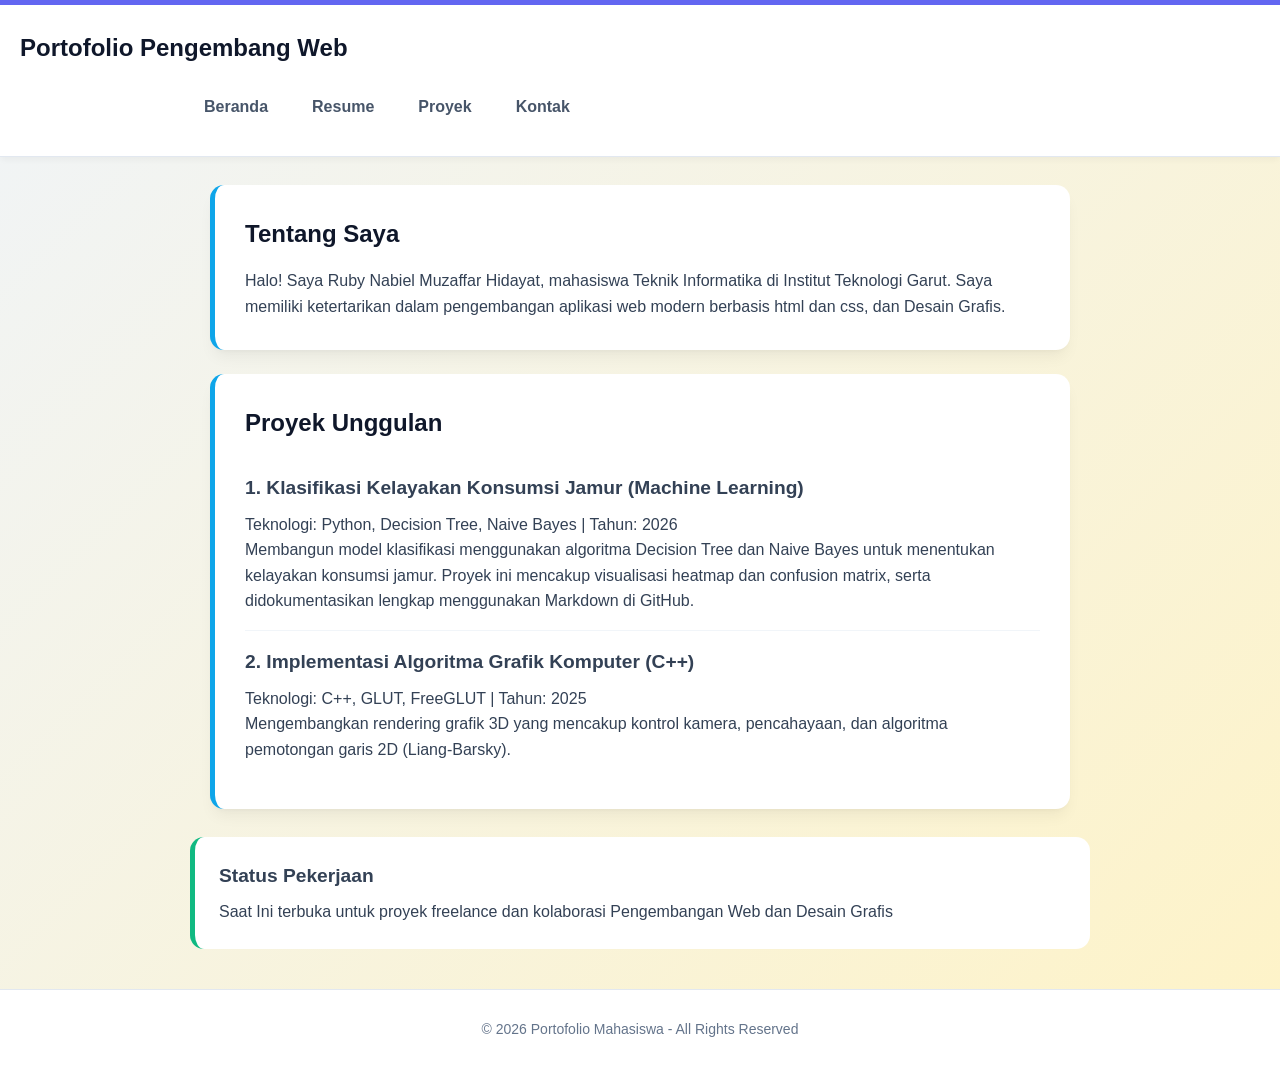
<file: Modul-3/index.html>
<!DOCTYPE html>
<html lang="id">
<head>
    <meta charset="UTF-8">
    <meta name="viewport" content="width=device-width, initial-scale=1.0">
    <title>Modul 2 - Web Portofolio Mahasiswa</title>
    <link rel="stylesheet" href="style.css">
</head>
<body>

    <header>
        <h2>Portofolio Pengembang Web</h2>
        <nav>
            <ul>
                <li><a href="index.html">Beranda</a></li>
                <li><a href="resume.html">Resume</a></li>
                <li><a href="project.html">Proyek</a></li>
                <li><a href="kontak.html">Kontak</a></li>
            </ul>
        </nav>
    </header>

    <hr>

    <main>
        <section id ="Tentang">
            <h2>Tentang Saya</h2>
            <p>Halo! Saya Ruby Nabiel Muzaffar Hidayat, mahasiswa Teknik Informatika di 
Institut Teknologi Garut. Saya memiliki ketertarikan dalam pengembangan 
aplikasi web modern berbasis html dan css, dan Desain Grafis.</p> 
        </section>

        <hr>

        <section id="proyek">
            <h2>Proyek Unggulan</h2>
            
            <article>
                <header>
                    <h3>1. Klasifikasi Kelayakan Konsumsi Jamur (Machine Learning)</h3>
                    <p>Teknologi: Python, Decision Tree, Naive Bayes  | Tahun: <time datetime="2026">2026</time></p>
                </header>
                <p>Membangun model klasifikasi menggunakan algoritma Decision Tree dan Naive Bayes untuk menentukan kelayakan konsumsi jamur. Proyek ini mencakup visualisasi heatmap dan confusion matrix, serta didokumentasikan lengkap menggunakan Markdown di GitHub.</p>
            </article>

            <article>
                <header>
                    <h3>2. Implementasi Algoritma Grafik Komputer (C++)</h3>
                    <p>Teknologi: C++, GLUT, FreeGLUT | Tahun: <time datetime="2025">2025</time></p>
                </header>
                <p>Mengembangkan rendering grafik 3D yang mencakup kontrol kamera, pencahayaan, dan algoritma pemotongan garis 2D (Liang-Barsky).</p>
            </article>
        </section>

        <hr>
    </main>

    <hr>

    <aside>
        <h3>Status Pekerjaan</h3>
        <P>Saat Ini terbuka untuk proyek freelance dan kolaborasi Pengembangan Web dan Desain Grafis</P>
    </aside>

    <hr>

    <footer>
        <p>&copy; 2026 Portofolio Mahasiswa - All Rights Reserved</p>
    </footer>

</body>
</html>
</file>
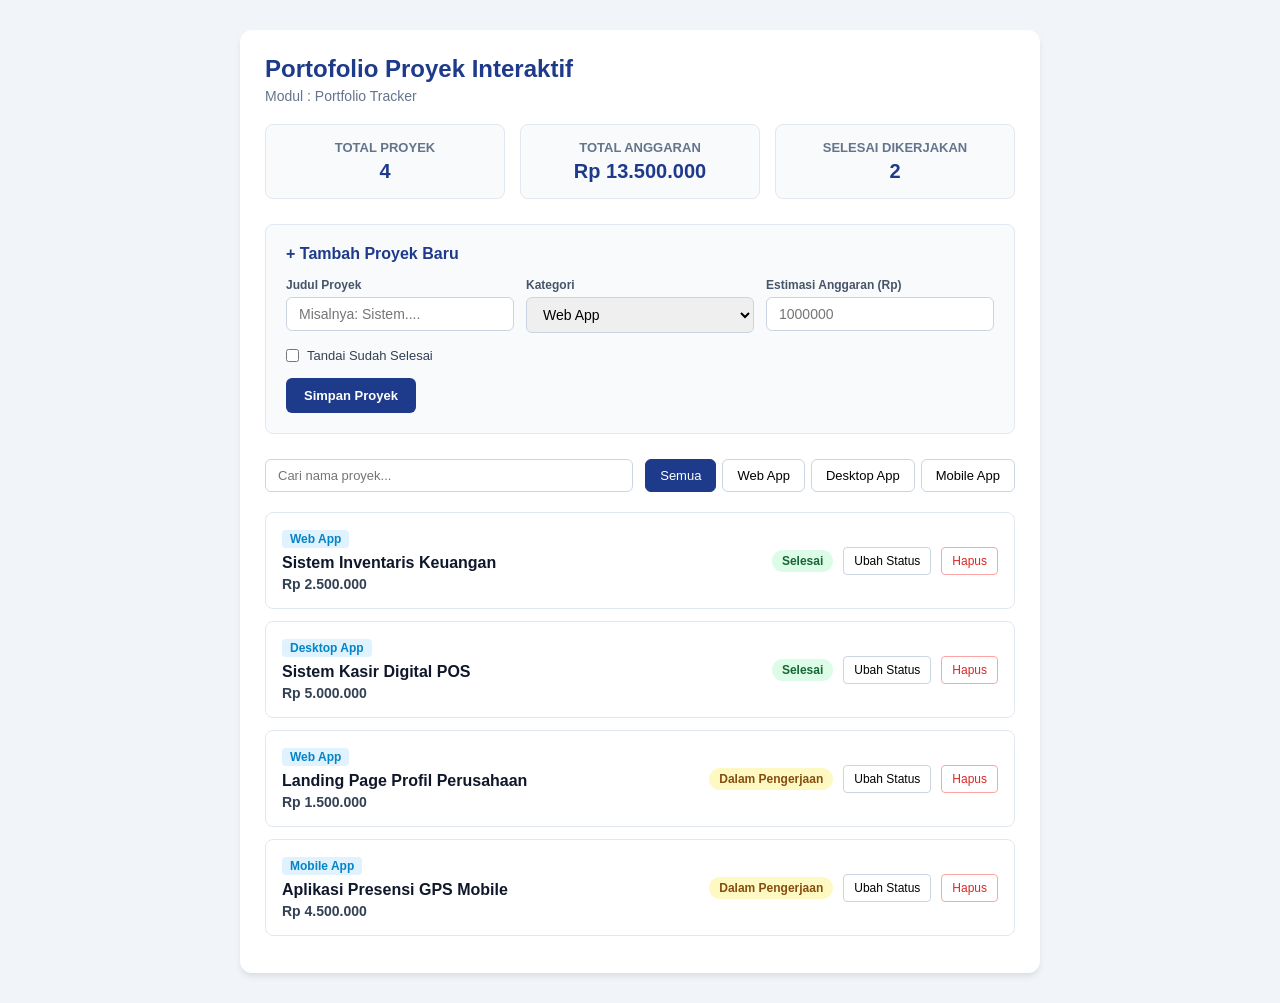
<file: Modul-4/index.html>
<!DOCTYPE html>
<html lang="id">
<head>
  <meta charset="UTF-8">
  <meta name="viewport" content="width=device-width, initial-scale=1.0">
  <title>Dashboard Portofolio Proyek - Modul 4</title>
  <style>
    * { box-sizing: border-box; margin: 0; padding: 0; font-family: 'Segoe UI', Tahoma, Geneva, Verdana, sans-serif; }
    body { background-color: #f1f5f9; color: #0f172a; padding: 30px 15px; }
    .container { max-width: 800px; margin: 0 auto; background: #ffffff; border-radius: 12px; padding: 25px; box-shadow: 0 4px 6px -1px rgba(0, 0, 0, 0.1); }
    
    h1 { color: #1e3a8a; font-size: 24px; margin-bottom: 5px; }
    p.subtitle { color: #64748b; margin-bottom: 20px; font-size: 14px; }
    .stats-grid { display: grid; grid-template-columns: repeat(auto-fit, minmax(200px, 1fr)); gap: 15px; margin-bottom: 25px; }
    .stat-card { background: #f8fafc; border: 1px solid #e2e8f0; border-radius: 8px; padding: 15px; text-align: center; }
    .stat-card h3 { font-size: 13px; color: #64748b; text-transform: uppercase; margin-bottom: 5px; }
    .stat-card p { font-size: 20px; font-weight: bold; color: #1e3a8a; }

    .form-card { background: #f8fafc; border: 1px solid #e2e8f0; border-radius: 8px; padding: 20px; margin-bottom: 25px; }
    .form-card h3 { font-size: 16px; color: #1e3a8a; margin-bottom: 15px; }
    .form-grid { display: grid; grid-template-columns: repeat(auto-fit, minmax(200px, 1fr)); gap: 12px; margin-bottom: 15px; }
    .form-group { display: flex; flex-direction: column; gap: 5px; }
    .form-group label { font-size: 12px; font-weight: 600; color: #475569; }
    .form-control { padding: 8px 12px; border: 1px solid #cbd5e1; border-radius: 6px; font-size: 14px; }
    .form-checkbox { display: flex; align-items: center; gap: 8px; margin-top: 10px; font-size: 13px; color: #334155; }
    .btn-primary { background: #1e3a8a; color: white; border: none; padding: 10px 18px; border-radius: 6px; cursor: pointer; font-weight: 600; font-size: 13px; transition: background 0.2s; }
    .btn-primary:hover { background: #1e40af; }

    .controls-grid { display: flex; flex-wrap: wrap; justify-content: space-between; gap: 12px; margin-bottom: 20px; }
    .search-input { padding: 8px 12px; border: 1px solid #cbd5e1; border-radius: 6px; font-size: 13px; min-width: 250px; flex: 1; }
    .filter-group { display: flex; gap: 6px; flex-wrap: wrap; }
    .btn-filter { padding: 8px 14px; border: 1px solid #cbd5e1; background: #ffffff; border-radius: 6px; cursor: pointer; font-size: 13px; font-weight: 500; transition: all 0.2s; }
    .btn-filter.active, .btn-filter:hover { background: #1e3a8a; color: #ffffff; border-color: #1e3a8a; }

    .project-card { border: 1px solid #e2e8f0; border-radius: 8px; padding: 16px; margin-bottom: 12px; display: flex; justify-content: space-between; align-items: center; background: #ffffff; transition: transform 0.15s ease; }
    .project-card:hover { transform: translateY(-2px); box-shadow: 0 4px 6px rgba(0,0,0,0.05); }
    .project-info h4 { font-size: 16px; color: #0f172a; margin-bottom: 4px; }
    .project-category { display: inline-block; font-size: 12px; color: #0284c7; background: #e0f2fe; padding: 2px 8px; border-radius: 4px; margin-bottom: 6px; font-weight: 600; }
    .project-budget { font-size: 14px; color: #334155; font-weight: 600; }
    
    .project-actions { display: flex; align-items: center; gap: 10px; }
    .badge { padding: 4px 10px; border-radius: 20px; font-size: 12px; font-weight: 600; }
    .badge-success { background: #dcfce7; color: #166534; }
    .badge-pending { background: #fef9c3; color: #854d0e; }
    .btn-action { padding: 6px 10px; border: 1px solid #cbd5e1; background: white; border-radius: 4px; font-size: 12px; cursor: pointer; transition: all 0.2s; }
    .btn-action:hover { background: #f1f5f9; }
    .btn-delete { color: #dc2626; border-color: #fca5a5; }
    .btn-delete:hover { background: #fee2e2; }
  </style>
</head>
<body>

  <div class="container">
    <header>
      <h1>Portofolio Proyek Interaktif</h1>
      <p class="subtitle">Modul : Portfolio Tracker</p>
    </header>

    <!-- Kartu Ringkasan Statistik -->
    <section class="stats-grid">
      <div class="stat-card">
        <h3>Total Proyek</h3>
        <p id="stat-total-projects">0</p>
      </div>
      <div class="stat-card">
        <h3>Total Anggaran</h3>
        <p id="stat-total-budget">Rp 0</p>
      </div>
      <div class="stat-card">
        <h3>Selesai Dikerjakan</h3>
        <p id="stat-completed-projects">0</p>
      </div>
    </section>

    <!-- Formulir Tambah Proyek Baru -->
    <section class="form-card">
      <h3>+ Tambah Proyek Baru</h3>
      <form id="project-form">
        <div class="form-grid">
          <div class="form-group">
            <label for="title">Judul Proyek</label>
            <input type="text" id="title" class="form-control" placeholder="Misalnya: Sistem...." required>
          </div>
          <div class="form-group">
            <label for="category">Kategori</label>
            <select id="category" class="form-control" required>
              <option value="Web App">Web App</option>
              <option value="Desktop App">Desktop App</option>
              <option value="Mobile App">Mobile App</option>
            </select>
          </div>
          <div class="form-group">
            <label for="budget">Estimasi Anggaran (Rp)</label>
            <input type="number" id="budget" class="form-control" placeholder="1000000" min="1" required>
          </div>
        </div>
        <div class="form-checkbox">
          <input type="checkbox" id="completed">
          <label for="completed">Tandai Sudah Selesai</label>
        </div>
        <button type="submit" class="btn-primary" style="margin-top: 15px;">Simpan Proyek</button>
      </form>
    </section>

    <!-- Kontrol Pencarian & Filter Kategori -->
    <div class="controls-grid">
      <input type="text" id="search-input" class="search-input" placeholder="Cari nama proyek...">
      <nav class="filter-group">
        <button class="btn-filter active" data-category="Semua">Semua</button>
        <button class="btn-filter" data-category="Web App">Web App</button>
        <button class="btn-filter" data-category="Desktop App">Desktop App</button>
        <button class="btn-filter" data-category="Mobile App">Mobile App</button>
      </nav>
    </div>

    <!-- Kontainer Daftar Proyek -->
    <main id="project-list"></main>
  </div>

  <script src="main.js"></script>
</body>
</html>
</file>
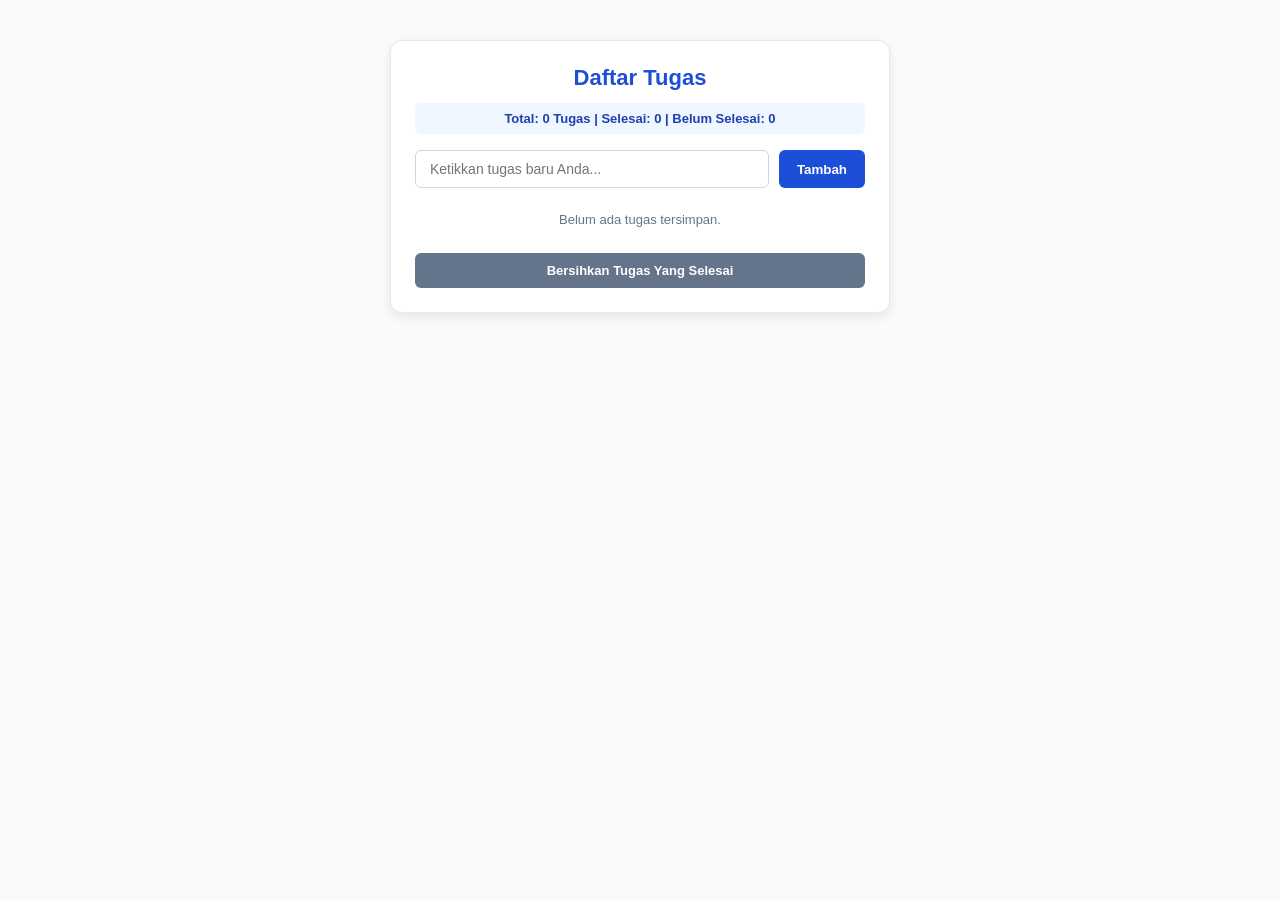
<file: Modul-5/index.html>
<!DOCTYPE html>
<html lang="id">
<head>
    <meta charset="UTF-8">
    <meta name="viewport" content="width=device-width, initial-scale=1.0">
    <title>Aplikasi To-Do List</title>
    <link rel="stylesheet" href="style.css">
</head>
<body>
    <div class="todo-app">
        <h2>Daftar Tugas</h2>
        
        <div class="task-counter" id="taskCounter">
            Total: 0 Tugas | Selesai: 0 | Belum Selesai: 0
        </div>

        <form id="todoForm" novalidate>
            <div class="input-section">
                <input type="text" id="taskInput" placeholder="Ketikkan tugas baru Anda...">
                <button type="submit" class="add-btn">Tambah</button>
            </div>
            <div class="error-message" id="inputError">Tugas tidak boleh kosong atau kurang dari 3 karakter!</div>
        </form>

        <ul class="todo-list" id="todoList"></ul>

        <button id="clearCompletedBtn" class="clear-btn">Bersihkan Tugas Yang Selesai</button>
    </div>

    <script src="script.js"></script>
</body>
</html>
</file>
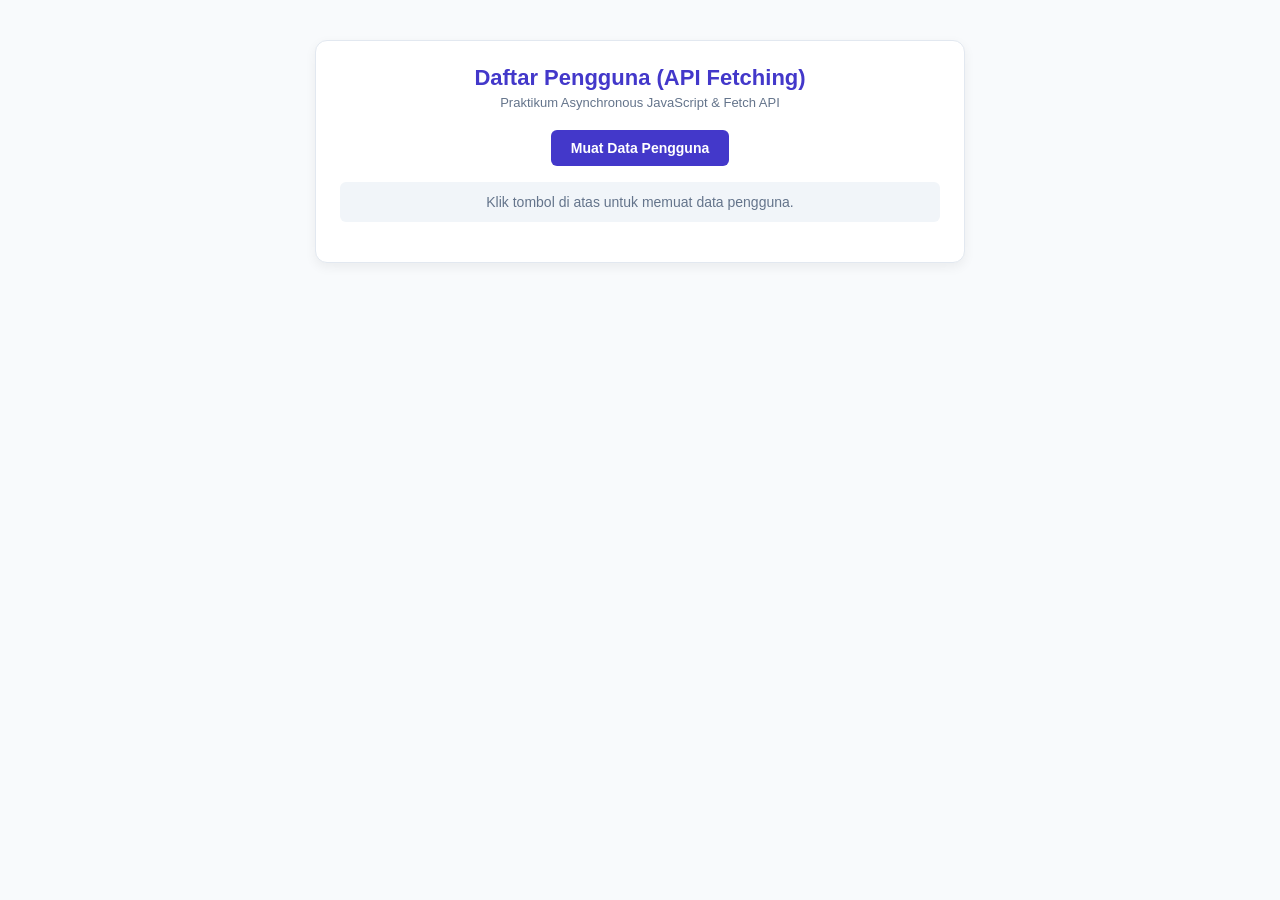
<file: Modul-6/index.html>
<!DOCTYPE html>
<html lang="id">
<head>
    <meta charset="UTF-8">
    <meta name="viewport" content="width=device-width, initial-scale=1.0">
    <title>Modul 6 - User Directory App</title>
    <link rel="stylesheet" href="style.css">
</head>
<body>
    <div class="container">
        <h2>Daftar Pengguna (API Fetching)</h2>
        <p class="subtitle">Praktikum Asynchronous JavaScript & Fetch API</p>
        
        <!-- Tombol Aksi -->
        <div class="actions-bar">
            <button id="btnFetch" class="btn-primary">Muat Data Pengguna</button>
        </div>
        
        <!-- Indikator Status (Loading & Pesan Error) -->
        <div id="statusMessage" class="status-msg">Klik tombol di atas untuk memuat data pengguna.</div>
        
        <!-- Kontainer Kartu Pengguna -->
        <div id="userList" class="user-grid"></div>
    </div>
    
    <script src="script.js"></script>
</body>
</html>
</file>
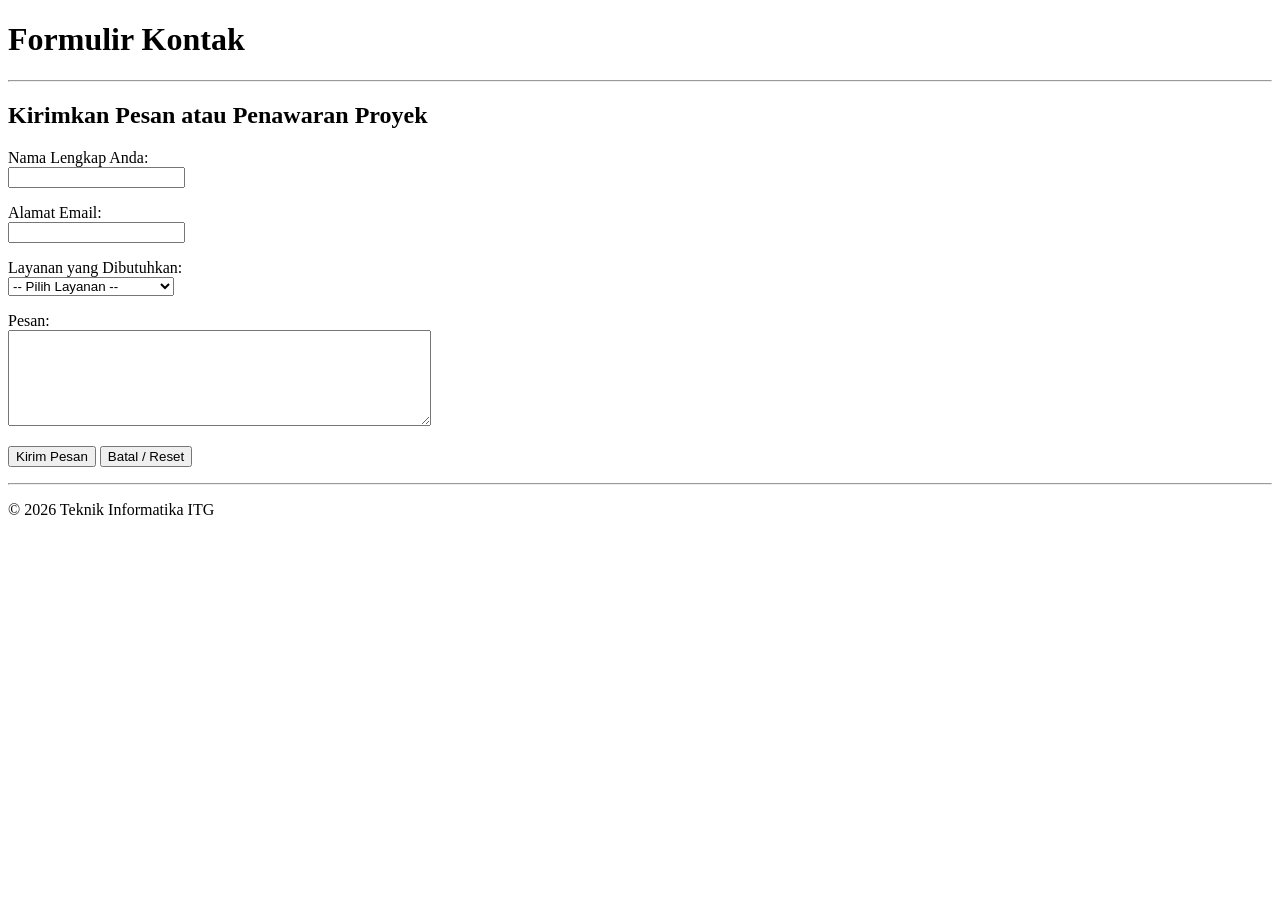
<file: Modul 2/kontak.html>
<!DOCTYPE html>
<html lang="en">
<head>
    <meta charset="UTF-8">
    <meta name="viewport" content="width=device-width, initial-scale=1.0">
    <title>Modul 2 - Form Kontak</title>
</head>
<body>
    
    <header>
        <h1>Formulir Kontak</h1>
    </header>

    <hr>

    <main>
        <section>
            <h2>Kirimkan Pesan atau Penawaran Proyek</h2>
            <form>

                <p>
                    <label for="nama_pengirim">Nama Lengkap Anda:</label><br>
                    <input type="text" id="nama_pengirim"name="nama_pengirim">
                </p>

                <p>
                    <label for="email_pengirim">Alamat Email:</label><br>
                    <input type="email" id="email_pengirim" name="email_pengirim">
                </p>

                <p>
                    <label for="jenis_layanan">Layanan yang Dibutuhkan:</label><br>
                    <select id="jenis_layanan" name="jenis_layanan">
                        <option value="">-- Pilih Layanan --</option>
                        <option value="Web">Pembuatan Web</option>
                        <option value="app">Pengembangan Aplikasi</option>
                        <option value="other">Lain-lain</option>
                    </select>
                </p>

                <p>
                    <label for="pesan">Pesan:</label><br>
                    <textarea id="pesan" name="pesan" rows="6"cols="50"></textarea>
                </p>

                <p>
                    <button type="submit">Kirim Pesan</button>
                    <button type="reset">Batal / Reset</button>
                </p>
            </form>
        </section>
    </main>

    <hr>

    <footer>
        <p>&copy; 2026 Teknik Informatika ITG</p>
    </footer>
</body>
</html>
</file>
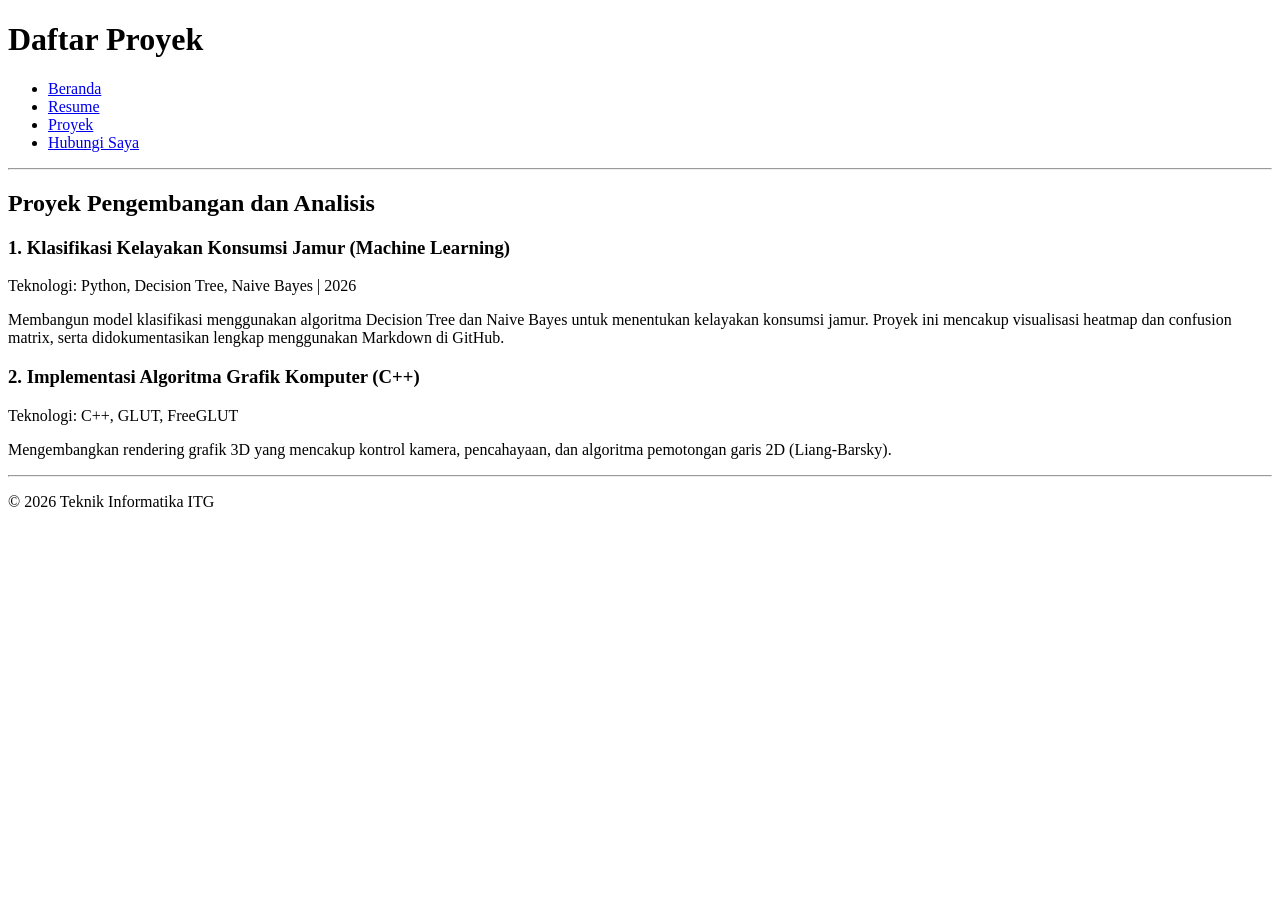
<file: Modul 2/project.html>
<!DOCTYPE html>
<html lang="id">
<head>
    <meta charset="UTF-8">
    <meta name="viewport" content="width=device-width, initial-scale=1.0">
    <title>Proyek - Ruby nabiel muzaffar hidayat</title>
</head>
<body>
    <header>
        <h1>Daftar Proyek</h1>
        <nav>
            <ul>
                <li><a href="index.html">Beranda</a></li>
                <li><a href="resume.html">Resume</a></li>
                <li><a href="project.html">Proyek</a></li>
                <li><a href="kontak.html">Hubungi Saya</a></li>
            </ul>
        </nav>
    </header>
    <hr>
    <main>
        <section id="kumpulan-proyek">
            <h2>Proyek Pengembangan dan Analisis</h2>
            
            <article>
                <header>
                    <h3>1. Klasifikasi Kelayakan Konsumsi Jamur (Machine Learning)</h3>
                    <p>Teknologi: Python, Decision Tree, Naive Bayes | <time datetime="2026">2026</time></p>
                </header>
                <p>Membangun model klasifikasi menggunakan algoritma Decision Tree dan Naive Bayes untuk menentukan kelayakan konsumsi jamur. Proyek ini mencakup visualisasi heatmap dan confusion matrix, serta didokumentasikan lengkap menggunakan Markdown di GitHub.</p>
            </article>

            <article>
                <header>
                    <h3>2. Implementasi Algoritma Grafik Komputer (C++)</h3>
                    <p>Teknologi: C++, GLUT, FreeGLUT</p>
                </header>
                <p>Mengembangkan rendering grafik 3D yang mencakup kontrol kamera, pencahayaan, dan algoritma pemotongan garis 2D (Liang-Barsky).</p>
            </article>

        </section>
    </main>
    <hr>
    <footer>
        <p>&copy; 2026 Teknik Informatika ITG</p>
    </footer>
</body>
</html>
</file>
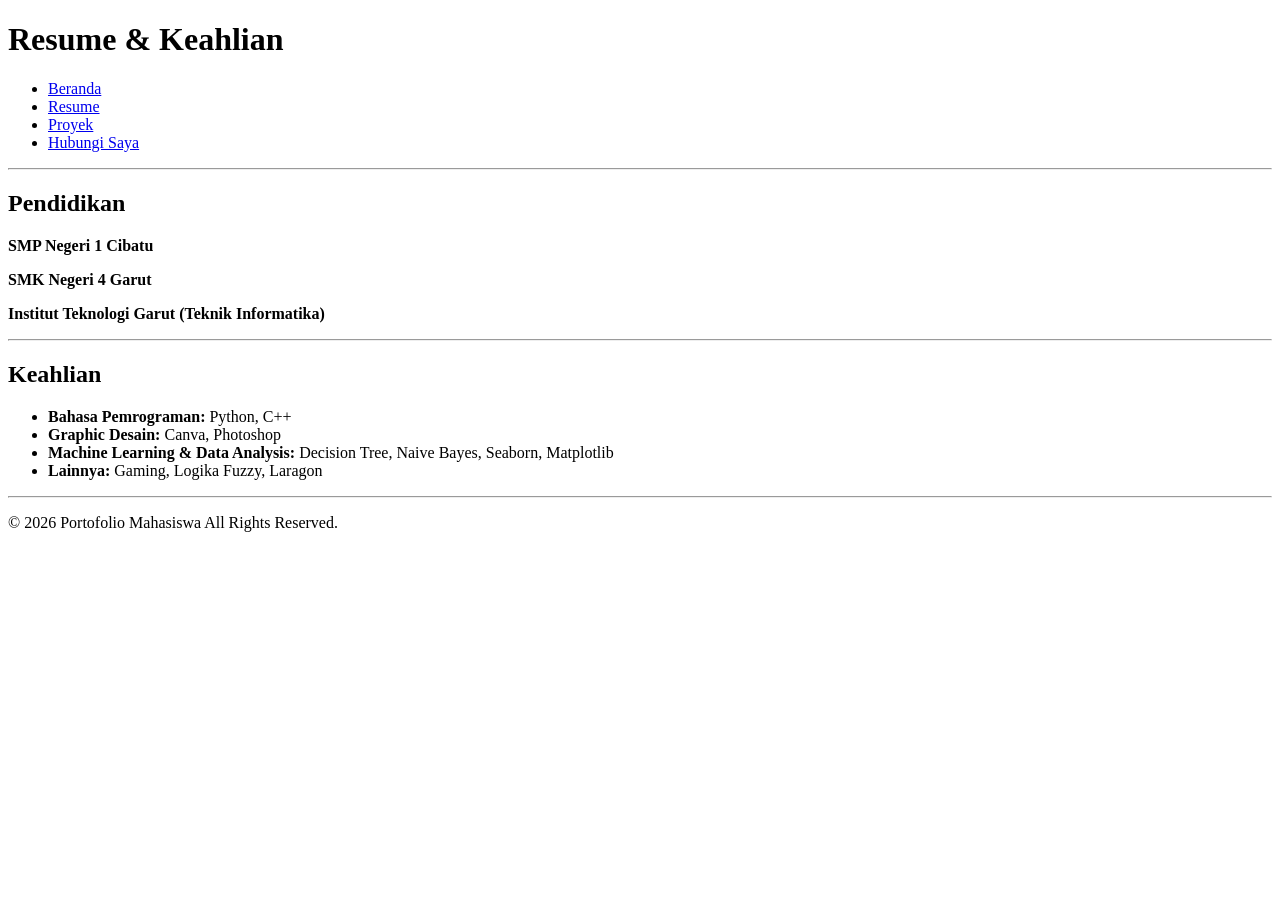
<file: Modul 2/resume.html>
<!DOCTYPE html>
<html lang="id">
<head>
    <meta charset="UTF-8">
    <meta name="viewport" content="width=device-width, initial-scale=1.0">
    <title>Resume - Ruby Nabiel Muzaffar Hidayat</title>
</head>
<body>
    <header>
        <h1>Resume & Keahlian</h1>
        <nav>
            <ul>
                <li><a href="index.html">Beranda</a></li>
                <li><a href="resume.html">Resume</a></li>
                <li><a href="project.html">Proyek</a></li>
                <li><a href="kontak.html">Hubungi Saya</a></li>
            </ul>
        </nav>
    </header>
    <hr>
    <main>
        <section id="pendidikan">
            <h2>Pendidikan</h2>
            <p><strong>SMP Negeri 1 Cibatu</strong></p>
            <p><strong>SMK Negeri 4 Garut</strong></p>
            <p><strong>Institut Teknologi Garut (Teknik Informatika)</strong></p>
        </section>
        <hr>
        <section id="keahlian">
            <h2>Keahlian</h2>
            <ul>
                <li><strong>Bahasa Pemrograman:</strong> Python, C++</li>
                <li><strong>Graphic Desain:</strong> Canva, Photoshop</li>
                <li><strong>Machine Learning & Data Analysis:</strong> Decision Tree, Naive Bayes, Seaborn, Matplotlib</li>
                <li><strong>Lainnya:</strong> Gaming, Logika Fuzzy, Laragon</li>
            </ul>
        </section>
    </main>
    <hr>
    <footer>
        <p>&copy; 2026 Portofolio Mahasiswa All Rights Reserved.</p>
    </footer>
</body>
</html>
</file>
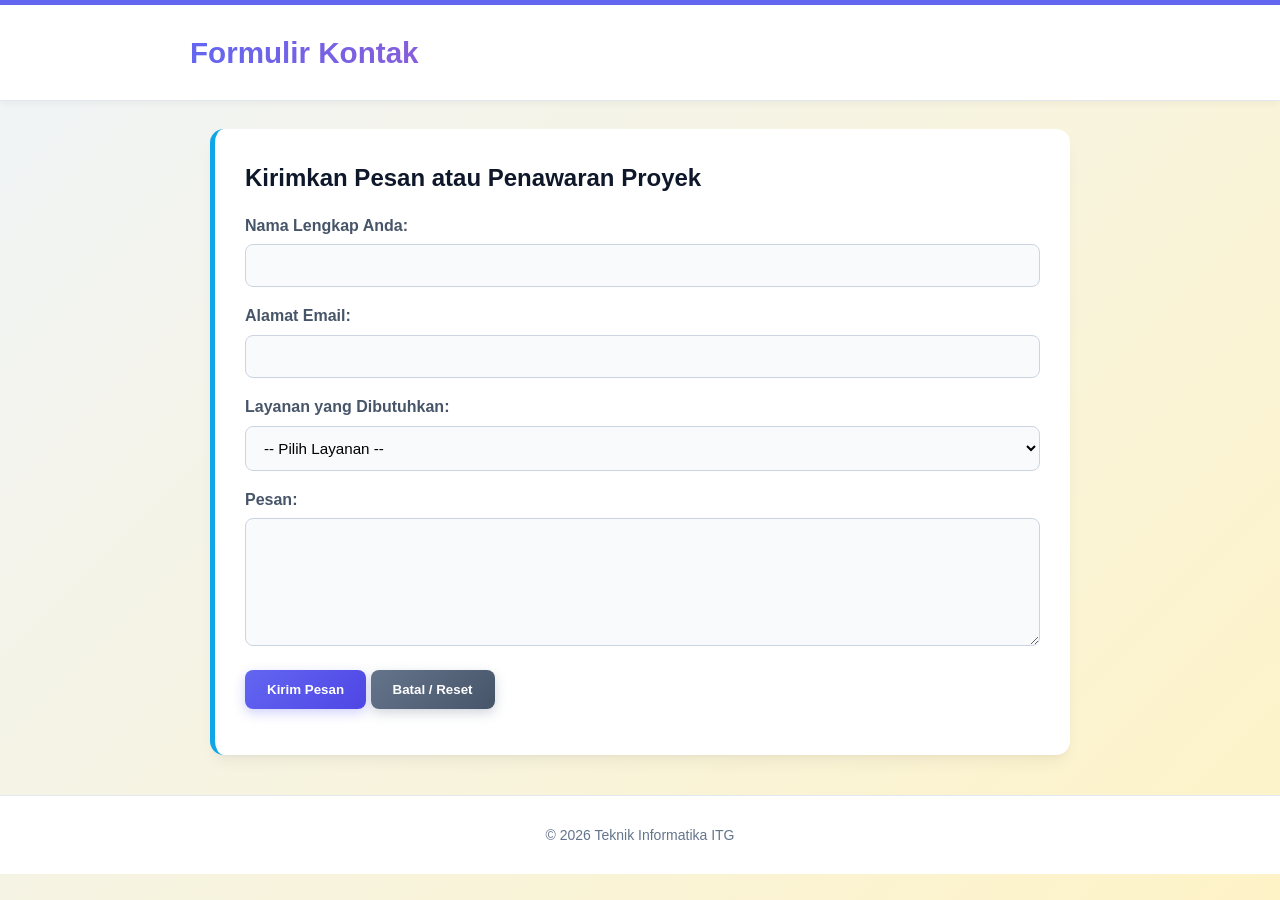
<file: Modul-3/kontak.html>
<!DOCTYPE html>
<html lang="en">
<head>
    <meta charset="UTF-8">
    <meta name="viewport" content="width=device-width, initial-scale=1.0">
    <title>Modul 2 - Form Kontak</title>
    <link rel="stylesheet" href="style.css">
</head>
<body>
    
    <header>
        <h1>Formulir Kontak</h1>
    </header>

    <hr>

    <main>
        <section>
            <h2>Kirimkan Pesan atau Penawaran Proyek</h2>
            <form>

                <p>
                    <label for="nama_pengirim">Nama Lengkap Anda:</label><br>
                    <input type="text" id="nama_pengirim"name="nama_pengirim">
                </p>

                <p>
                    <label for="email_pengirim">Alamat Email:</label><br>
                    <input type="email" id="email_pengirim" name="email_pengirim">
                </p>

                <p>
                    <label for="jenis_layanan">Layanan yang Dibutuhkan:</label><br>
                    <select id="jenis_layanan" name="jenis_layanan">
                        <option value="">-- Pilih Layanan --</option>
                        <option value="Web">Pembuatan Web</option>
                        <option value="app">Pengembangan Aplikasi</option>
                        <option value="other">Lain-lain</option>
                    </select>
                </p>

                <p>
                    <label for="pesan">Pesan:</label><br>
                    <textarea id="pesan" name="pesan" rows="6"cols="50"></textarea>
                </p>

                <p>
                    <button type="submit">Kirim Pesan</button>
                    <button type="reset">Batal / Reset</button>
                </p>
            </form>
        </section>
    </main>

    <hr>

    <footer>
        <p>&copy; 2026 Teknik Informatika ITG</p>
    </footer>
</body>
</html>
</file>
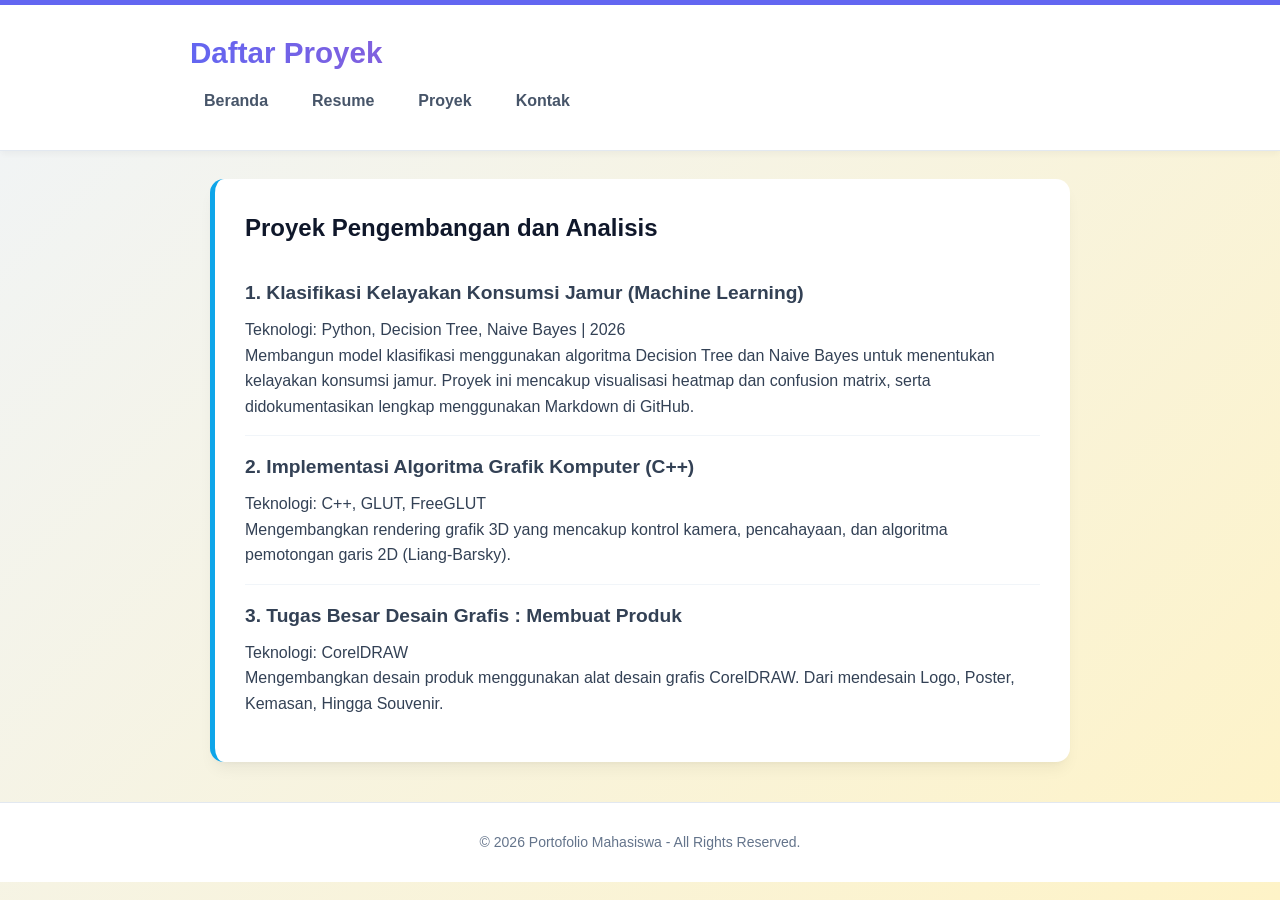
<file: Modul-3/project.html>
<!DOCTYPE html>
<html lang="id">
<head>
    <meta charset="UTF-8">
    <meta name="viewport" content="width=device-width, initial-scale=1.0">
    <title>Proyek - Ruby nabiel muzaffar hidayat</title>
    <link rel="stylesheet" href="style.css">
</head>
<body>
    <header>
        <h1>Daftar Proyek</h1>
        <nav>
            <ul>
                <li><a href="index.html">Beranda</a></li>
                <li><a href="resume.html">Resume</a></li>
                <li><a href="project.html">Proyek</a></li>
                <li><a href="kontak.html">Kontak</a></li>
            </ul>
        </nav>
    </header>
    <hr>
    <main>
        <section id="kumpulan-proyek">
            <h2>Proyek Pengembangan dan Analisis</h2>
            
            <article>
                <header>
                    <h3>1. Klasifikasi Kelayakan Konsumsi Jamur (Machine Learning)</h3>
                    <p>Teknologi: Python, Decision Tree, Naive Bayes | <time datetime="2026">2026</time></p>
                </header>
                <p>Membangun model klasifikasi menggunakan algoritma Decision Tree dan Naive Bayes untuk menentukan kelayakan konsumsi jamur. Proyek ini mencakup visualisasi heatmap dan confusion matrix, serta didokumentasikan lengkap menggunakan Markdown di GitHub.</p>
            </article>

            <article>
                <header>
                    <h3>2. Implementasi Algoritma Grafik Komputer (C++)</h3>
                    <p>Teknologi: C++, GLUT, FreeGLUT</p>
                </header>
                <p>Mengembangkan rendering grafik 3D yang mencakup kontrol kamera, pencahayaan, dan algoritma pemotongan garis 2D (Liang-Barsky).</p>
            </article>

            <article>
                <header>
                    <h3>3. Tugas Besar Desain Grafis : Membuat Produk</h3>
                    <p>Teknologi: CorelDRAW</p>
                </header>
                <p>Mengembangkan desain produk menggunakan alat desain grafis CorelDRAW. Dari mendesain Logo, Poster, Kemasan, Hingga Souvenir.</p>
            </article>

        </section>
    </main>
    <hr>
    <footer>
        <p>&copy; 2026 Portofolio Mahasiswa - All Rights Reserved.</p>
    </footer>
</body>
</html>
</file>
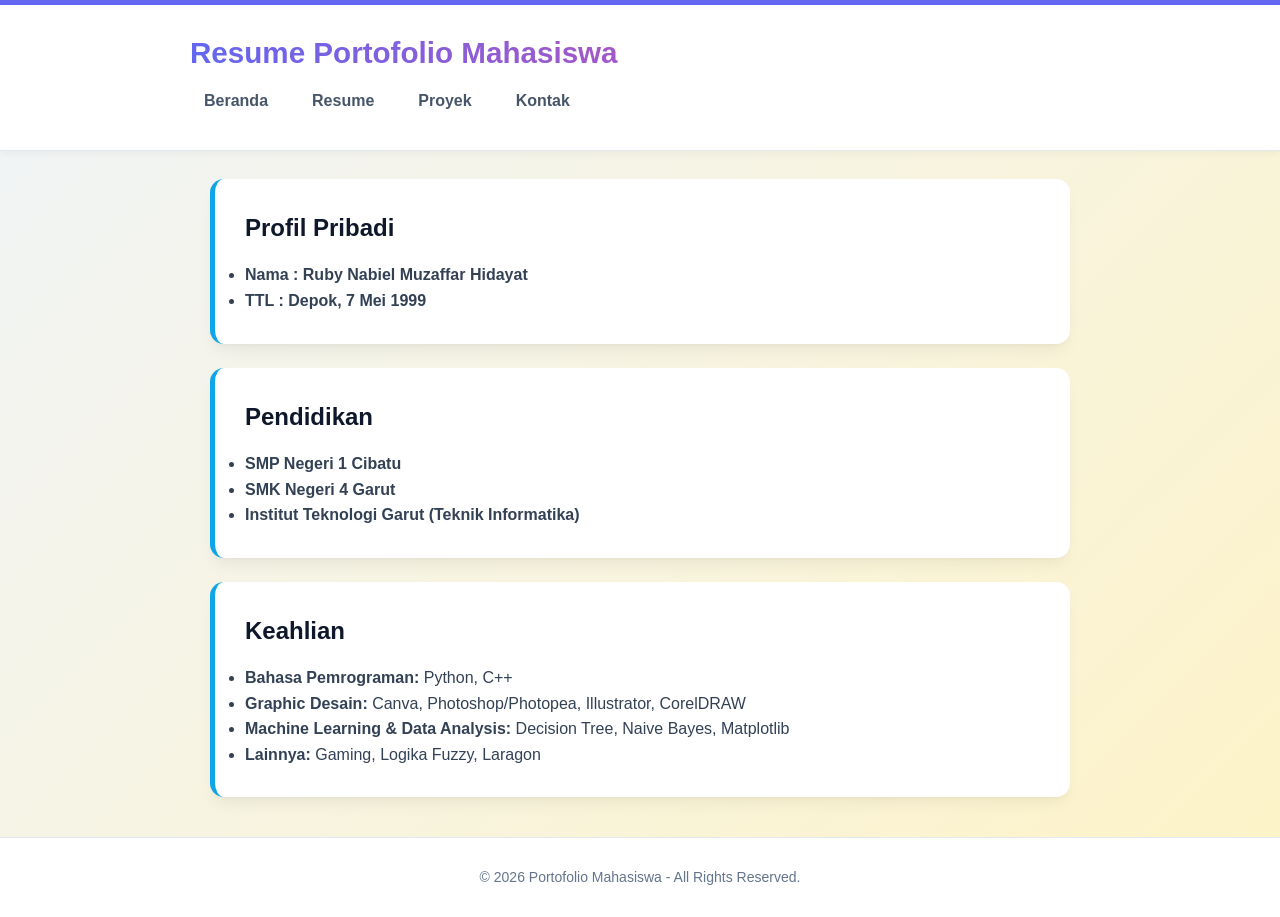
<file: Modul-3/resume.html>
<!DOCTYPE html>
<html lang="id">
<head>
    <meta charset="UTF-8">
    <meta name="viewport" content="width=device-width, initial-scale=1.0">
    <title>Resume - Ruby Nabiel Muzaffar Hidayat</title>
    <link rel="stylesheet" href="style.css">
</head>
<body>
    <header>
        <h1>Resume Portofolio Mahasiswa</h1>
        <nav>
            <ul>
                <li><a href="index.html">Beranda</a></li>
                <li><a href="resume.html">Resume</a></li>
                <li><a href="project.html">Proyek</a></li>
                <li><a href="kontak.html">Kontak</a></li>
            </ul>
        </nav>
    </header>
    <hr>
    <main>
        <section id="Profil Pribadi">
            <h2>Profil Pribadi</h2>
            <ul>
                <li><strong>Nama : Ruby Nabiel Muzaffar Hidayat</strong></li>
                <li><strong>TTL : Depok, 7 Mei 1999</strong></li>
            </ul>
        </section>

        <section id="pendidikan">
            <h2>Pendidikan</h2>
            <ul>
                <li><strong>SMP Negeri 1 Cibatu</strong></li>
                <li><strong>SMK Negeri 4 Garut</strong></li>
                <li><strong>Institut Teknologi Garut (Teknik Informatika)</strong></li>
            </ul>
        </section>
        <hr>
        <section id="keahlian">
            <h2>Keahlian</h2>
            <ul>
                <li><strong>Bahasa Pemrograman:</strong> Python, C++</li>
                <li><strong>Graphic Desain:</strong> Canva, Photoshop/Photopea, Illustrator, CorelDRAW</li>
                <li><strong>Machine Learning & Data Analysis:</strong> Decision Tree, Naive Bayes, Matplotlib</li>
                <li><strong>Lainnya:</strong> Gaming, Logika Fuzzy, Laragon</li>
            </ul>
        </section>
    </main>
    <hr>
    <footer>
        <p>&copy; 2026 Portofolio Mahasiswa - All Rights Reserved.</p>
    </footer>
</body>
</html>
</file>
<file: Modul-3/style.css>
/* Reset */
*, *::before, *::after {
    margin: 0;
    padding: 0;
    box-sizing: border-box;
}

/* Body and Header */
body {
    font-family: 'Segoe UI', Tahoma, Geneva, Verdana, sans-serif;
    background: linear-gradient(135deg, #f0f4f8 0%, #fef3c7 100%);
    color: #334155;
    line-height: 1.6;
    min-height: 100vh;
}

body > header {
    background-color: #ffffff;
    padding: 24px 20px;
    border-top: 5px solid #6366f1;
    border-bottom: 1px solid #e2e8f0;
    box-shadow: 0 4px 6px -1px rgba(0, 0, 0, 0.04);
}

body > header h1 {
    max-width: 900px;
    margin: auto;
    color: #1e293b;
    font-size: 1.85rem;
    background: linear-gradient(90deg, #6366f1, #ec4899);
    -webkit-background-clip: text;
    -webkit-text-fill-color: transparent;
}

/* Navigasi */
nav {
    max-width: 900px;
    margin: auto;
    padding: 12px 0;
}

nav ul {
    display: flex;
    gap: 16px;
    list-style: none;
}

nav a {
    color: #475569;
    text-decoration: none;
    font-weight: 600;
    padding: 8px 14px;
    border-radius: 8px;
    transition: all 0.3s ease;
}

nav a:hover {
    color: #ffffff;
    background-color: #6366f1;
    transform: translateY(-2px);
}

/* Main Content */
main {
    max-width: 900px;
    margin: 28px auto;
    padding: 0 20px;
    display: flex;
    flex-direction: column;
    gap: 24px;
}

/* Section */
section {
    background-color: #ffffff;
    padding: 30px;
    border-radius: 14px;
    border-left: 5px solid #0ea5e9;
    box-shadow: 0 10px 15px -3px rgba(0, 0, 0, 0.05), 0 4px 6px -4px rgba(0, 0, 0, 0.05);
    transition: transform 0.3s ease, box-shadow 0.3s ease;
}

section:hover {
    transform: translateY(-4px);
    box-shadow: 0 20px 25px -5px rgba(0, 0, 0, 0.08), 0 8px 10px -6px rgba(0, 0, 0, 0.08);
}

/* Images */
main img {
    display: block;
    max-width: 100%;
    height: auto;
    border-radius: 10px;
    margin: 0 auto;
}

h2 {
    margin-bottom: 15px;
    color: #0f172a;
    font-size: 1.5rem;
}

h3 {
    margin-bottom: 8px;
    color: #334155;
    font-size: 1.2rem;
}

/* Project Section */
#project {
    margin: 0;
}

article {
    padding: 16px 0;
    border-bottom: 1px solid #f1f5f9;
    transition: padding-left 0.2s ease;
}

article:hover {
    padding-left: 8px;
    background-color: #f8fafc;
    border-radius: 6px;
}

article:last-child {
    border-bottom: none;
}

form p {
    margin-bottom: 16px;
}

label {
    display: inline-block;
    margin-bottom: 6px;
    font-weight: 600;
    color: #475569;
}

/* Elemen */
input[type="text"],
input[type="email"],
select,
textarea {
    width: 100%;
    padding: 12px 14px;
    border: 1.5px solid #cbd5e1;
    border-radius: 8px;
    font-family: inherit;
    font-size: 0.95rem;
    background-color: #f8fafc;
    transition: all 0.3s ease;
}

input[type="text"]:focus,
input[type="email"]:focus,
select:focus,
textarea:focus {
    border-color: #6366f1;
    background-color: #ffffff;
    outline: none;
    box-shadow: 0 0 0 4px rgba(99, 102, 241, 0.15);
}

textarea {
    resize: vertical;
    min-height: 100px;
}

/* Button */
button {
    padding: 12px 22px;
    border: none;
    border-radius: 8px;
    background: linear-gradient(135deg, #6366f1, #4f46e5);
    color: white;
    font-weight: 600;
    cursor: pointer;
    transition: all 0.3s ease;
    box-shadow: 0 4px 12px rgba(99, 102, 241, 0.3);
}

button[type="reset"] {
    background: linear-gradient(135deg, #64748b, #475569);
    box-shadow: 0 4px 12px rgba(100, 116, 139, 0.3);
}

button:hover {
    opacity: 0.95;
    transform: translateY(-2px);
    box-shadow: 0 6px 16px rgba(99, 102, 241, 0.4);
}

button:active {
    transform: translateY(0);
}

/* Aside */
aside {
    max-width: 900px;
    margin: 0 auto;
    padding: 24px;
    background-color: #ffffff;
    border-radius: 14px;
    border-left: 5px solid #10b981;
    box-shadow: 0 10px 15px -3px rgba(0, 0, 0,autan 0.05);
}

/* Footer */
footer {
    padding: 28px;
    text-align: center;
    color: #64748b;
    font-size: 14px;
    border-top: 1px solid #e2e8f0;
    margin-top: 40px;
    background-color: #ffffff;
}

hr {
    display: none;
}

/* Tampilan HP */
@media (max-width: 700px) {
    nav ul {
        flex-direction: column;
        gap: 8px;
    }

    main {
        margin-top: 16px;
        padding: 0 12px;
    }

    section {
        padding: 20px;
    }
}
</file>
<file: Modul-5/style.css>
* { box-sizing: border-box; margin: 0; padding: 0; }
body {
    font-family: 'Segoe UI', Tahoma, Geneva, Verdana, sans-serif;
    background-color: #f8fafc; color: #1e293b; padding: 40px 20px; display: flex;
    justify-content: center;
}
.todo-app {
    background: #ffffff; width: 100%; max-width: 500px; padding: 24px; border-radius: 12px;
    border: 1px solid #e2e8f0; box-shadow: 0 4px 12px rgba(0, 0, 0, 0.08);
}
h2 { color: #1d4ed8; margin-bottom: 12px; text-align: center; font-size: 22px; }

.task-counter {
    background-color: #eff6ff;
    color: #1e40af;
    font-size: 13px;
    padding: 8px 12px;
    border-radius: 6px;
    text-align: center;
    margin-bottom: 16px;
    font-weight: 600;
}

.input-section { display: flex; gap: 10px; margin-bottom: 8px; }
input[type="text"] {
    flex: 1; padding: 10px 14px; border: 1px solid #cbd5e1; border-radius: 6px; font-size: 14px; outline: none;
}
input[type="text"].error { border-color: #dc3545; background-color: #fff5f5; }

button.add-btn {
    background-color: #1d4ed8; color: white; border: none; padding: 10px 18px;
    border-radius: 6px; font-weight: bold; cursor: pointer;
}
button.add-btn:hover { background-color: #1e40af; }

.error-message { color: #dc3545; font-size: 12px; margin-bottom: 14px; display: none; }

.todo-list { list-style: none; margin-top: 14px; }
.todo-item {
    display: flex; align-items: center; justify-content: space-between;
    padding: 10px 12px; background-color: #f1f5f9; border-radius: 6px; margin-bottom: 8px;
    border-left: 4px solid #cbd5e1;
}
.todo-item.completed { border-left-color: #16a34a; opacity: 0.7; }
.todo-item.completed .todo-text { text-decoration: line-through; color: #64748b; }

.todo-text { font-size: 14px; flex: 1; margin-right: 10px; }
.todo-actions { display: flex; gap: 6px; }

.action-btn {
    border: none; padding: 5px 9px; border-radius: 4px; font-size: 12px; cursor: pointer; font-weight: bold;
}
.complete-btn { background-color: #16a34a; color: white; }
.complete-btn:hover { background-color: #15803d; }

.delete-btn { background-color: #dc2626; color: white; }
.delete-btn:hover { background-color: #b91c1c; }

.clear-btn {
    width: 100%;
    margin-top: 16px;
    background-color: #64748b;
    color: white;
    border: none;
    padding: 10px;
    border-radius: 6px;
    font-size: 13px;
    font-weight: bold;
    cursor: pointer;
}
.clear-btn:hover {
    background-color: #475569;
}
</file>
<file: Modul-6/style.css>
* { 
    box-sizing: border-box; 
    margin: 0; 
    padding: 0; 
}

body {
    font-family: 'Segoe UI', Tahoma, Geneva, Verdana, sans-serif;
    background-color: #f8fafc; 
    color: #1e293b; 
    padding: 40px 20px;
    display: flex; 
    justify-content: center;
}

.container {
    background: #ffffff; 
    width: 100%; 
    max-width: 650px; 
    padding: 24px;
    border-radius: 12px; 
    border: 1px solid #e2e8f0; 
    box-shadow: 0 4px 12px rgba(0,0,0,0.06);
}

h2 { 
    color: #4338ca; 
    text-align: center; 
    margin-bottom: 4px; 
    font-size: 22px; 
}

.subtitle { 
    color: #64748b; 
    text-align: center; 
    font-size: 13px; 
    margin-bottom: 20px; 
}

.actions-bar { 
    display: flex; 
    justify-content: center; 
    margin-bottom: 16px; 
}

button.btn-primary {
    background-color: #4338ca; 
    color: white; 
    border: none; 
    padding: 10px 20px;
    border-radius: 6px; 
    font-weight: bold; 
    cursor: pointer; 
    font-size: 14px;
    transition: background-color 0.2s;
}

button.btn-primary:hover { background-color: #3730a3; }
button:disabled { background-color: #94a3b8; cursor: not-allowed; }

.status-msg {
    text-align: center; 
    font-size: 14px; 
    color: #64748b; 
    padding: 12px;
    border-radius: 6px; 
    background-color: #f1f5f9; 
    margin-bottom: 16px;
}

.status-msg.error { 
    background-color: #fef2f2; 
    color: #dc2626; 
    border: 1px solid #fecaca; 
}

.user-grid {
    display: grid; 
    grid-template-columns: repeat(auto-fit, minmax(250px, 1fr));
    gap: 12px;
}

.user-card {
    background: #ffffff; 
    border: 1px solid #e2e8f0; 
    border-radius: 8px; 
    padding: 14px;
}

.user-name { font-size: 15px; font-weight: bold; color: #0f172a; margin-bottom: 4px; }
.user-email { font-size: 13px; color: #0284c7; margin-bottom: 4px; }
.user-company { font-size: 12px; color: #64748b; }
</file>
